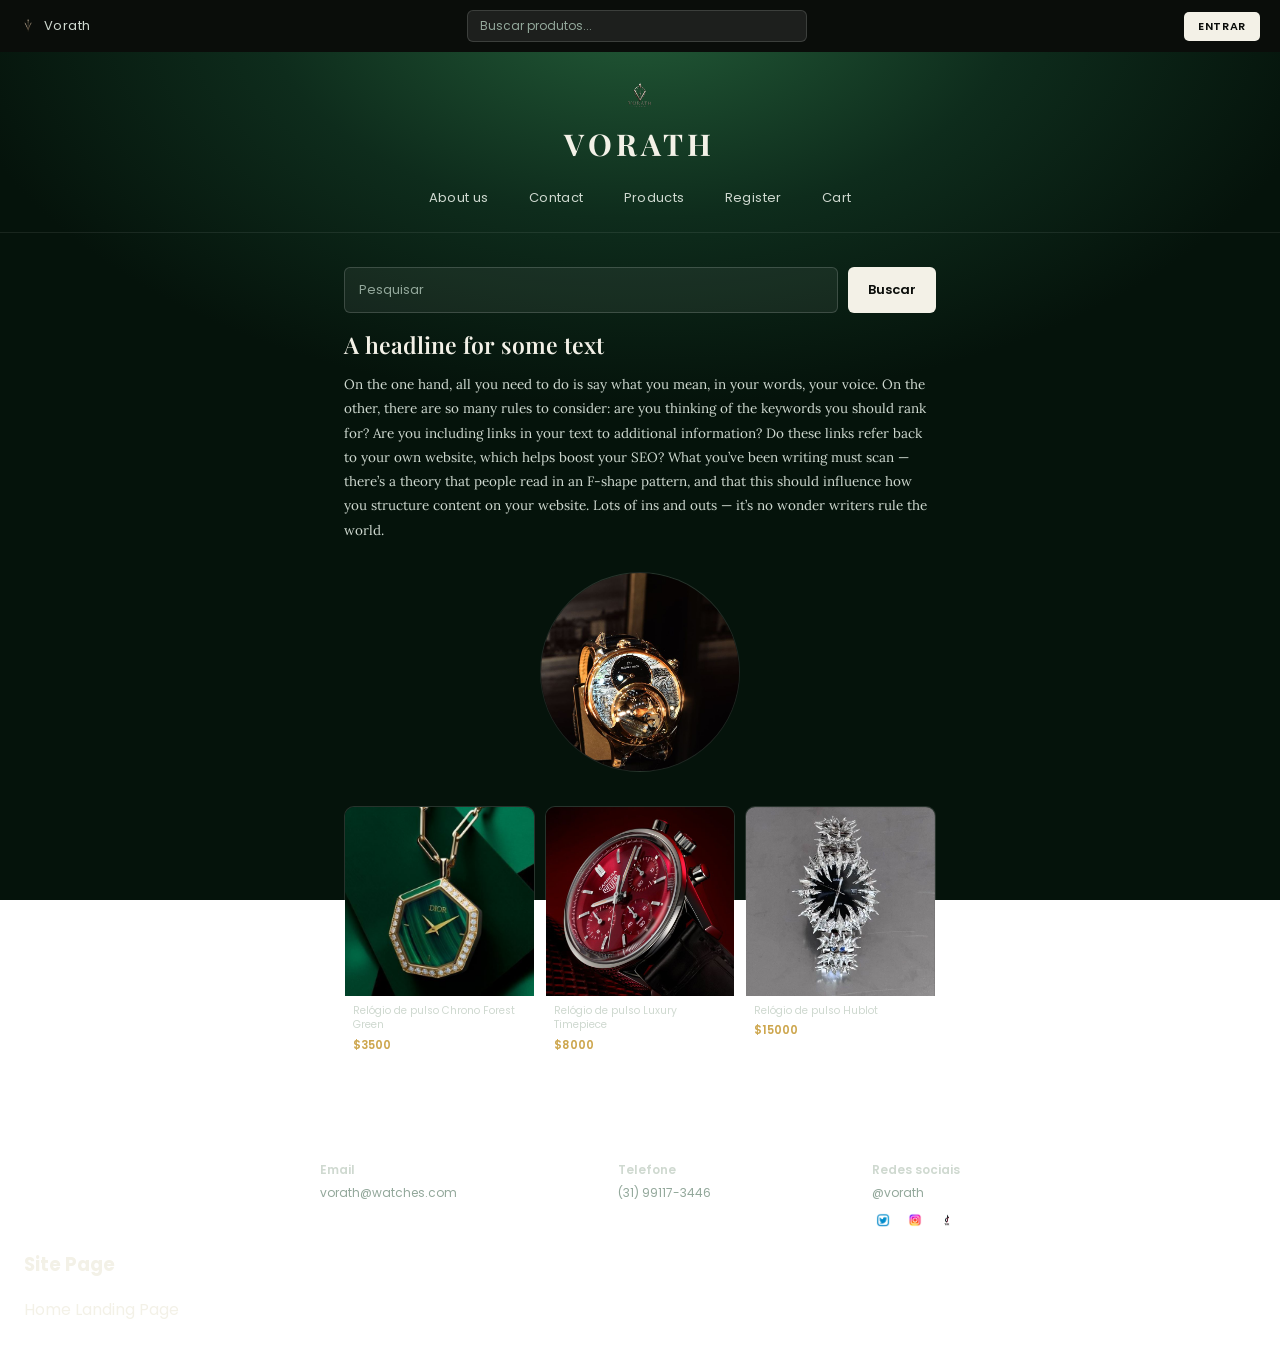
<file: index.html>
<!doctype html>
<html lang="pt-BR">
<head>
<meta charset="UTF-8">
<meta name="viewport" content="width=device-width, initial-scale=1.0">
<title>Vorath &mdash; Início</title>
<link rel="stylesheet" href="style.css">
</head>
<body>
  <div class="topbar">
    <div class="topbar__brand"><img src="identidade.png" alt="Vorath"><span>Vorath</span></div>
    <div class="topbar__search"><input type="text" placeholder="Buscar produtos..."></div>
    <button class="btn-entrar">ENTRAR</button>
  </div>

  <a class="brand" href="index.html">
    <img src="logoremove.png" alt="Vorath">
    <h1>VORATH</h1>
  </a>

  <nav class="mainnav">
      <a href="about.html">About us</a>
      <a href="contact.html">Contact</a>
      <a href="products.html">Products</a>
      <a href="register.html">Register</a>
      <a href="cart.html">Cart</a>
  </nav>

  <main>
    <div class="search-row">
      <input class="field" type="text" placeholder="Pesquisar">
      <button class="btn-buscar" type="button">Buscar</button>
    </div>

    <h2 class="hero-headline">A headline for some text</h2>
    <p class="hero-copy">On the one hand, all you need to do is say what you mean, in your words, your voice. On the other, there are so many rules to consider: are you thinking of the keywords you should rank for? Are you including links in your text to additional information? Do these links refer back to your own website, which helps boost your SEO? What you&rsquo;ve been writing must scan &mdash; there&rsquo;s a theory that people read in an F-shape pattern, and that this should influence how you structure content on your website. Lots of ins and outs &mdash; it&rsquo;s no wonder writers rule the world.</p>

    <div class="featured-frame"><img src="download (2).jfif" alt="Produto em destaque"></div>

    <div class="product-grid product-grid--3">
      <a class="product-card" href="product-detail.html">
        <div class="product-card-media"><img src="2603712280454576.jfif" alt="Relógio de pulso Chrono Forest Green" loading="lazy"></div>
        <div class="product-card-info">
          <p class="product-card-name">Relógio de pulso Chrono Forest Green</p>
          <p class="product-card-price">$3500</p>
        </div>
      </a>
      <a class="product-card" href="product-detail.html">
        <div class="product-card-media"><img src="314900198957985654.jfif" alt="Relógio de pulso Luxury Timepiece" loading="lazy"></div>
        <div class="product-card-info">
          <p class="product-card-name">Relógio de pulso Luxury Timepiece</p>
          <p class="product-card-price">$8000</p>
        </div>
      </a>
      <a class="product-card" href="product-detail.html">
        <div class="product-card-media"><img src="993465999043331136.jfif" alt="Relógio de pulso Hublot" loading="lazy"></div>
        <div class="product-card-info">
          <p class="product-card-name">Relógio de pulso Hublot</p>
          <p class="product-card-price">$15000</p>
        </div>
      </a>
    </div>
  </main>
  <footer>
    <div class="footer-grid">
      <div class="footer-col">
        <strong>Email</strong>
        vorath@watches.com
      </div>
      <div class="footer-col">
        <strong>Telefone</strong>
        (31) 99117-3446
      </div>
      <div class="footer-col">
        <strong>Redes sociais</strong>
        @vorath
        <div class="footer-social-icons">
          <a href="#"><img src="3d-twitter-logo-icon-isolated-on-transparent-background-free-png-removebg-preview.png" alt="Twitter"></a>
          <a href="#"><img src="instagram-logo-on-square-style-with-transparent-background-free-png-removebg-preview.png" alt="Instagram"></a>
          <a href="#"><img src="tiktok-removebg-preview.png" alt="TikTok"></a>
        </div>
      </div>
    </div>

    <div class="dvnav-footer">
      
      <h3 id="site-page">Site Page</h3>
     <nav class="promocional-links">
           <a href="index.html" class="nav-link-footer">Home</a>
           <a href="promocional.html" class="nav-link-footer">Landing Page</a> 

     </nav>
    </div>
    
  </footer>

</body>
</html>
</file>
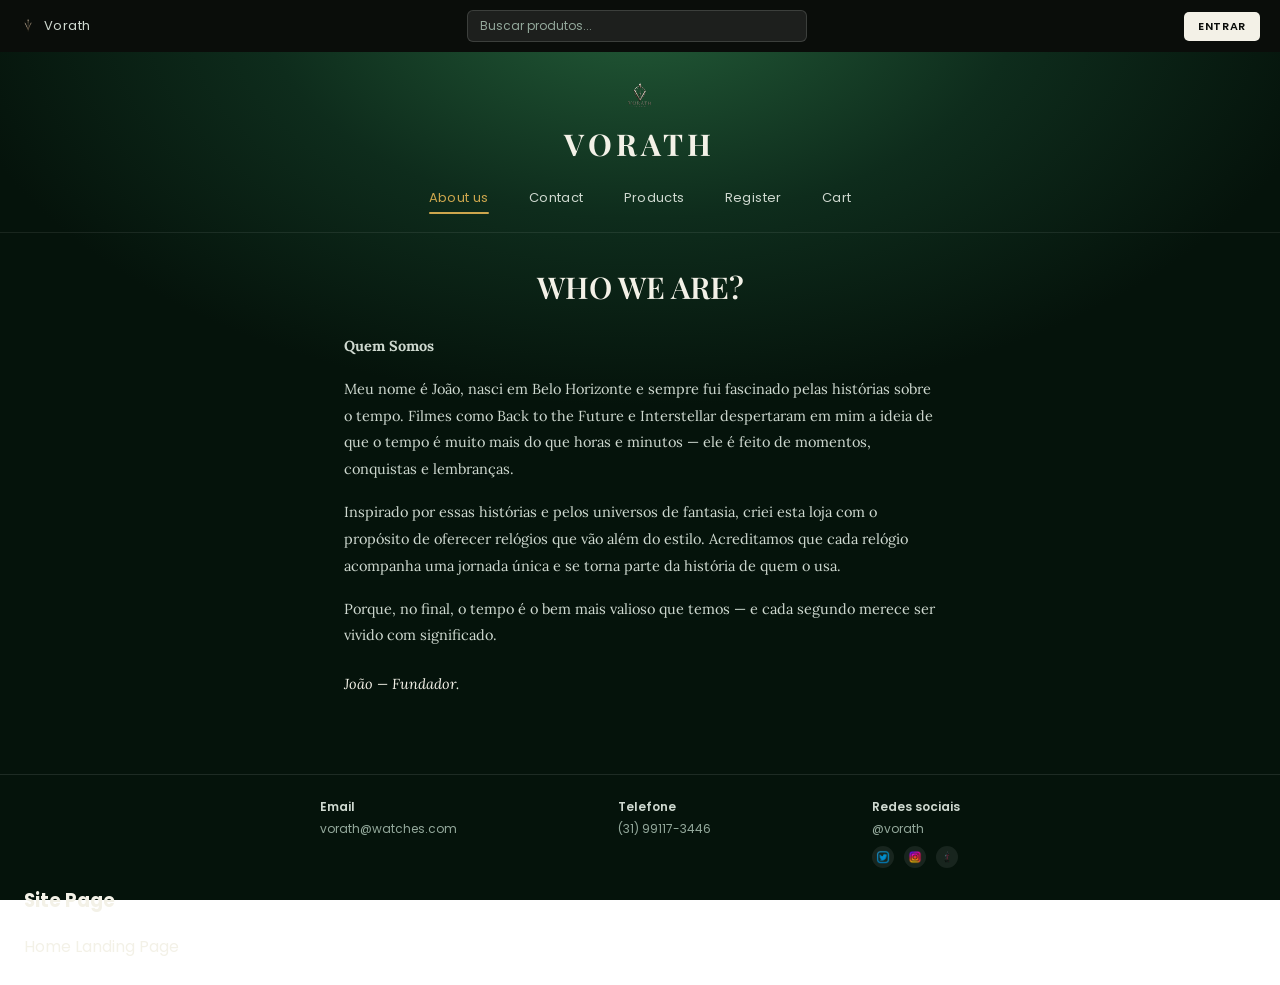
<file: about.html>
<!doctype html>
<html lang="pt-BR">
<head>
<meta charset="UTF-8">
<meta name="viewport" content="width=device-width, initial-scale=1.0">
<title>Vorath &mdash; Quem Somos</title>
<link rel="stylesheet" href="style.css">
</head>
<body>
  <div class="topbar">
    <div class="topbar__brand"><img src="identidade.png" alt="Vorath"><span>Vorath</span></div>
    <div class="topbar__search"><input type="text" placeholder="Buscar produtos..."></div>
    <button class="btn-entrar">ENTRAR</button>
  </div>

  <a class="brand" href="index.html">
    <img src="logoremove.png" alt="Vorath">
    <h1>VORATH</h1>
  </a>

  <nav class="mainnav">
      <a href="about.html" class="active">About us</a>
      <a href="contact.html">Contact</a>
      <a href="products.html">Products</a>
      <a href="register.html">Register</a>
      <a href="cart.html">Cart</a>
  </nav>

  <main>
    <h2 class="page-title">WHO WE ARE?</h2>
    <div class="about-copy">
      <p><strong>Quem Somos</strong></p>
      <p>Meu nome é João, nasci em Belo Horizonte e sempre fui fascinado pelas histórias sobre o tempo. Filmes como Back to the Future e Interstellar despertaram em mim a ideia de que o tempo é muito mais do que horas e minutos — ele é feito de momentos, conquistas e lembranças.</p>
      <p>Inspirado por essas histórias e pelos universos de fantasia, criei esta loja com o propósito de oferecer relógios que vão além do estilo. Acreditamos que cada relógio acompanha uma jornada única e se torna parte da história de quem o usa.</p>
      <p>Porque, no final, o tempo é o bem mais valioso que temos — e cada segundo merece ser vivido com significado.</p>
      <p class="signoff">João — Fundador.</p>
    </div>
  </main>
  <footer>
    <div class="footer-grid">
      <div class="footer-col">
        <strong>Email</strong>
        vorath@watches.com
      </div>
      <div class="footer-col">
        <strong>Telefone</strong>
        (31) 99117-3446
      </div>
      <div class="footer-col">
        <strong>Redes sociais</strong>
        @vorath
        <div class="footer-social-icons">
          <a href="#"><img src="3d-twitter-logo-icon-isolated-on-transparent-background-free-png-removebg-preview.png" alt="Twitter"></a>
          <a href="#"><img src="instagram-logo-on-square-style-with-transparent-background-free-png-removebg-preview.png" alt="Instagram"></a>
          <a href="#"><img src="tiktok-removebg-preview.png" alt="TikTok"></a>
        </div>
      </div>
    </div>

    <div class="dvnav-footer">
      
      <h3 id="site-page">Site Page</h3>
     <nav class="promocional-links">
           <a href="index.html" class="nav-link-footer">Home</a>
           <a href="promocional.html" class="nav-link-footer">Landing Page</a> 

     </nav>
    </div>
    
  </footer>

</body>
</html>
</file>
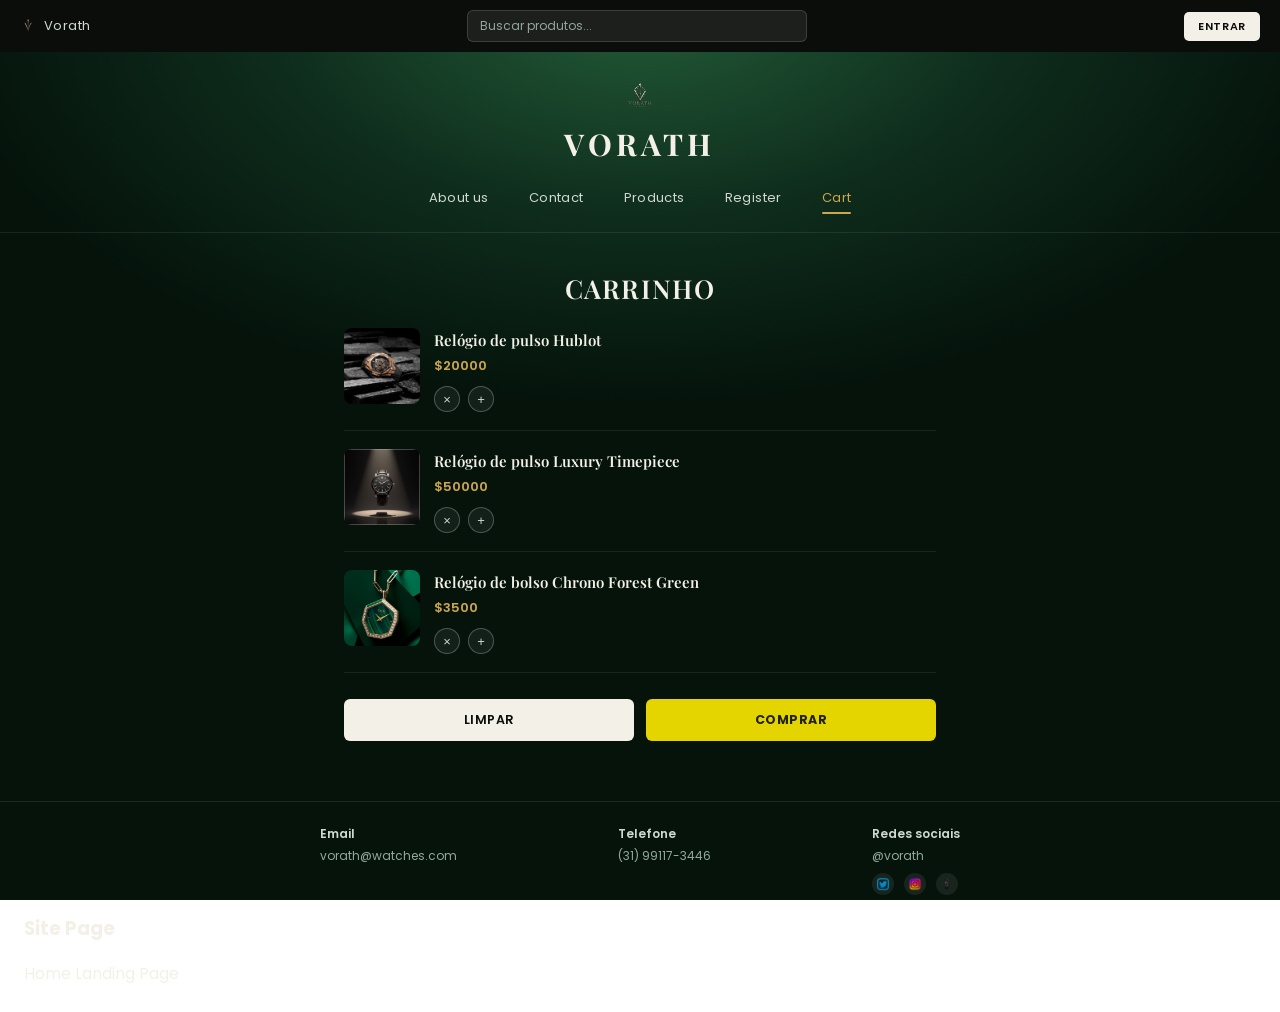
<file: cart.html>
<!doctype html>
<html lang="pt-BR">
<head>
<meta charset="UTF-8">
<meta name="viewport" content="width=device-width, initial-scale=1.0">
<title>Vorath &mdash; Carrinho</title>
<link rel="stylesheet" href="style.css">
</head>
<body>
  <div class="topbar">
    <div class="topbar__brand"><img src="identidade.png" alt="Vorath"><span>Vorath</span></div>
    <div class="topbar__search"><input type="text" placeholder="Buscar produtos..."></div>
    <button class="btn-entrar">ENTRAR</button>
  </div>

  <a class="brand" href="index.html">
    <img src="logoremove.png" alt="Vorath">
    <h1>VORATH</h1>
  </a>

  <nav class="mainnav">
      <a href="about.html">About us</a>
      <a href="contact.html">Contact</a>
      <a href="products.html">Products</a>
      <a href="register.html">Register</a>
      <a href="cart.html" class="active">Cart</a>
  </nav>

  <main>
    <h2 class="section-title">CARRINHO</h2>
    <div class="cart-list">
      <div class="cart-item">
        <div class="cart-item-thumb"><img src="Hublot.jfif" alt="Relógio de pulso Hublot" loading="lazy"></div>
        <div class="cart-item-info">
          <p class="cart-item-name">Relógio de pulso Hublot</p>
          <p class="cart-item-price">$20000</p>
          <div class="cart-item-actions">
            <button class="qty-btn remove" type="button" aria-label="Remover">&times;</button>
            <button class="qty-btn add" type="button" aria-label="Adicionar">+</button>
          </div>
        </div>
      </div>
      <div class="cart-item">
        <div class="cart-item-thumb"><img src="Luxury Timepiece - Unlock Elegance_ Luxury Watch Guide.jfif" alt="Relógio de pulso Luxury Timepiece" loading="lazy"></div>
        <div class="cart-item-info">
          <p class="cart-item-name">Relógio de pulso Luxury Timepiece</p>
          <p class="cart-item-price">$50000</p>
          <div class="cart-item-actions">
            <button class="qty-btn remove" type="button" aria-label="Remover">&times;</button>
            <button class="qty-btn add" type="button" aria-label="Adicionar">+</button>
          </div>
        </div>
      </div>
      <div class="cart-item">
        <div class="cart-item-thumb"><img src="2603712280454576.jfif" alt="Relógio de bolso Chrono Forest Green" loading="lazy"></div>
        <div class="cart-item-info">
          <p class="cart-item-name">Relógio de bolso Chrono Forest Green</p>
          <p class="cart-item-price">$3500</p>
          <div class="cart-item-actions">
            <button class="qty-btn remove" type="button" aria-label="Remover">&times;</button>
            <button class="qty-btn add" type="button" aria-label="Adicionar">+</button>
          </div>
        </div>
      </div>
    </div>
    <div class="cart-footer-actions">
      <button class="btn-limpar" type="button">LIMPAR</button>
      <button class="btn-comprar" type="button">COMPRAR</button>
    </div>
  </main>
   <footer>
    <div class="footer-grid">
      <div class="footer-col">
        <strong>Email</strong>
        vorath@watches.com
      </div>
      <div class="footer-col">
        <strong>Telefone</strong>
        (31) 99117-3446
      </div>
      <div class="footer-col">
        <strong>Redes sociais</strong>
        @vorath
        <div class="footer-social-icons">
          <a href="#"><img src="3d-twitter-logo-icon-isolated-on-transparent-background-free-png-removebg-preview.png" alt="Twitter"></a>
          <a href="#"><img src="instagram-logo-on-square-style-with-transparent-background-free-png-removebg-preview.png" alt="Instagram"></a>
          <a href="#"><img src="tiktok-removebg-preview.png" alt="TikTok"></a>
        </div>
      </div>
    </div>

    <div class="dvnav-footer">
      
      <h3 id="site-page">Site Page</h3>
     <nav class="promocional-links">
           <a href="index.html" class="nav-link-footer">Home</a>
           <a href="promocional.html" class="nav-link-footer">Landing Page</a> 

     </nav>
    </div>
    
  </footer>

</body>
</html>
</file>
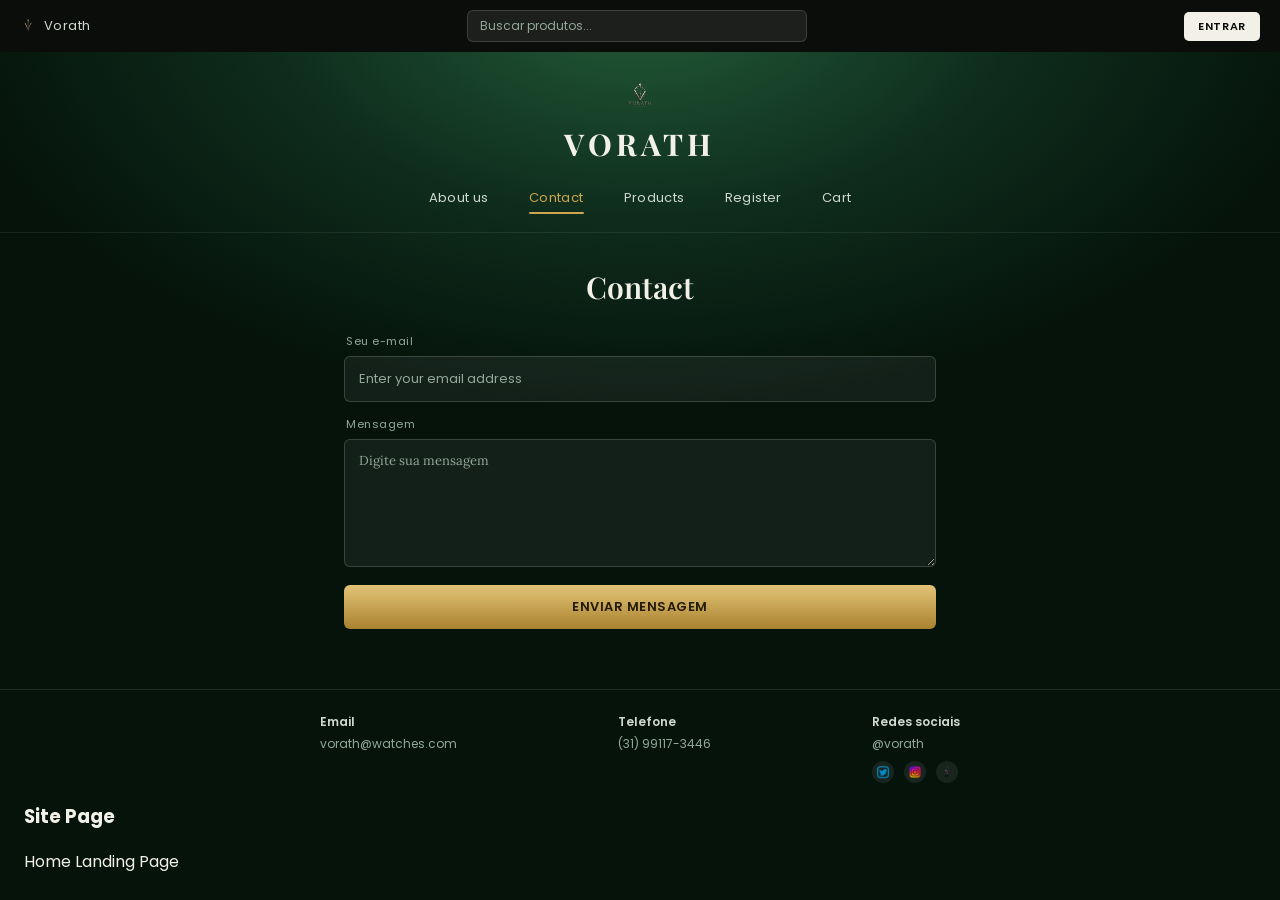
<file: contact.html>
<!doctype html>
<html lang="pt-BR">
<head>
<meta charset="UTF-8">
<meta name="viewport" content="width=device-width, initial-scale=1.0">
<title>Vorath &mdash; Contact</title>
<link rel="stylesheet" href="style.css">
</head>
<body>
  <div class="topbar">
    <div class="topbar__brand"><img src="identidade.png" alt="Vorath"><span>Vorath</span></div>
    <div class="topbar__search"><input type="text" placeholder="Buscar produtos..."></div>
    <button class="btn-entrar">ENTRAR</button>
  </div>

  <a class="brand" href="index.html">
    <img src="logoremove.png" alt="Vorath">
    <h1>VORATH</h1>
  </a>

  <nav class="mainnav">
      <a href="about.html">About us</a>
      <a href="contact.html" class="active">Contact</a>
      <a href="products.html">Products</a>
      <a href="register.html">Register</a>
      <a href="cart.html">Cart</a>
  </nav>

  <main>
    <h2 class="page-title">Contact</h2>
    <label class="field-label">Seu e-mail</label>
    <input class="field" type="email" placeholder="Enter your email address">
    <label class="field-label">Mensagem</label>
    <textarea class="field" placeholder="Digite sua mensagem" rows="6"></textarea>
    <button class="btn btn-gold" type="button">ENVIAR MENSAGEM</button>
  </main>
   <footer>
    <div class="footer-grid">
      <div class="footer-col">
        <strong>Email</strong>
        vorath@watches.com
      </div>
      <div class="footer-col">
        <strong>Telefone</strong>
        (31) 99117-3446
      </div>
      <div class="footer-col">
        <strong>Redes sociais</strong>
        @vorath
        <div class="footer-social-icons">
          <a href="#"><img src="3d-twitter-logo-icon-isolated-on-transparent-background-free-png-removebg-preview.png" alt="Twitter"></a>
          <a href="#"><img src="instagram-logo-on-square-style-with-transparent-background-free-png-removebg-preview.png" alt="Instagram"></a>
          <a href="#"><img src="tiktok-removebg-preview.png" alt="TikTok"></a>
        </div>
      </div>
    </div>

    <div class="dvnav-footer">
      
      <h3 id="site-page">Site Page</h3>
     <nav class="promocional-links">
           <a href="index.html" class="nav-link-footer">Home</a>
           <a href="promocional.html" class="nav-link-footer">Landing Page</a> 

     </nav>
    </div>
    
  </footer>

</body>
</html>
</file>
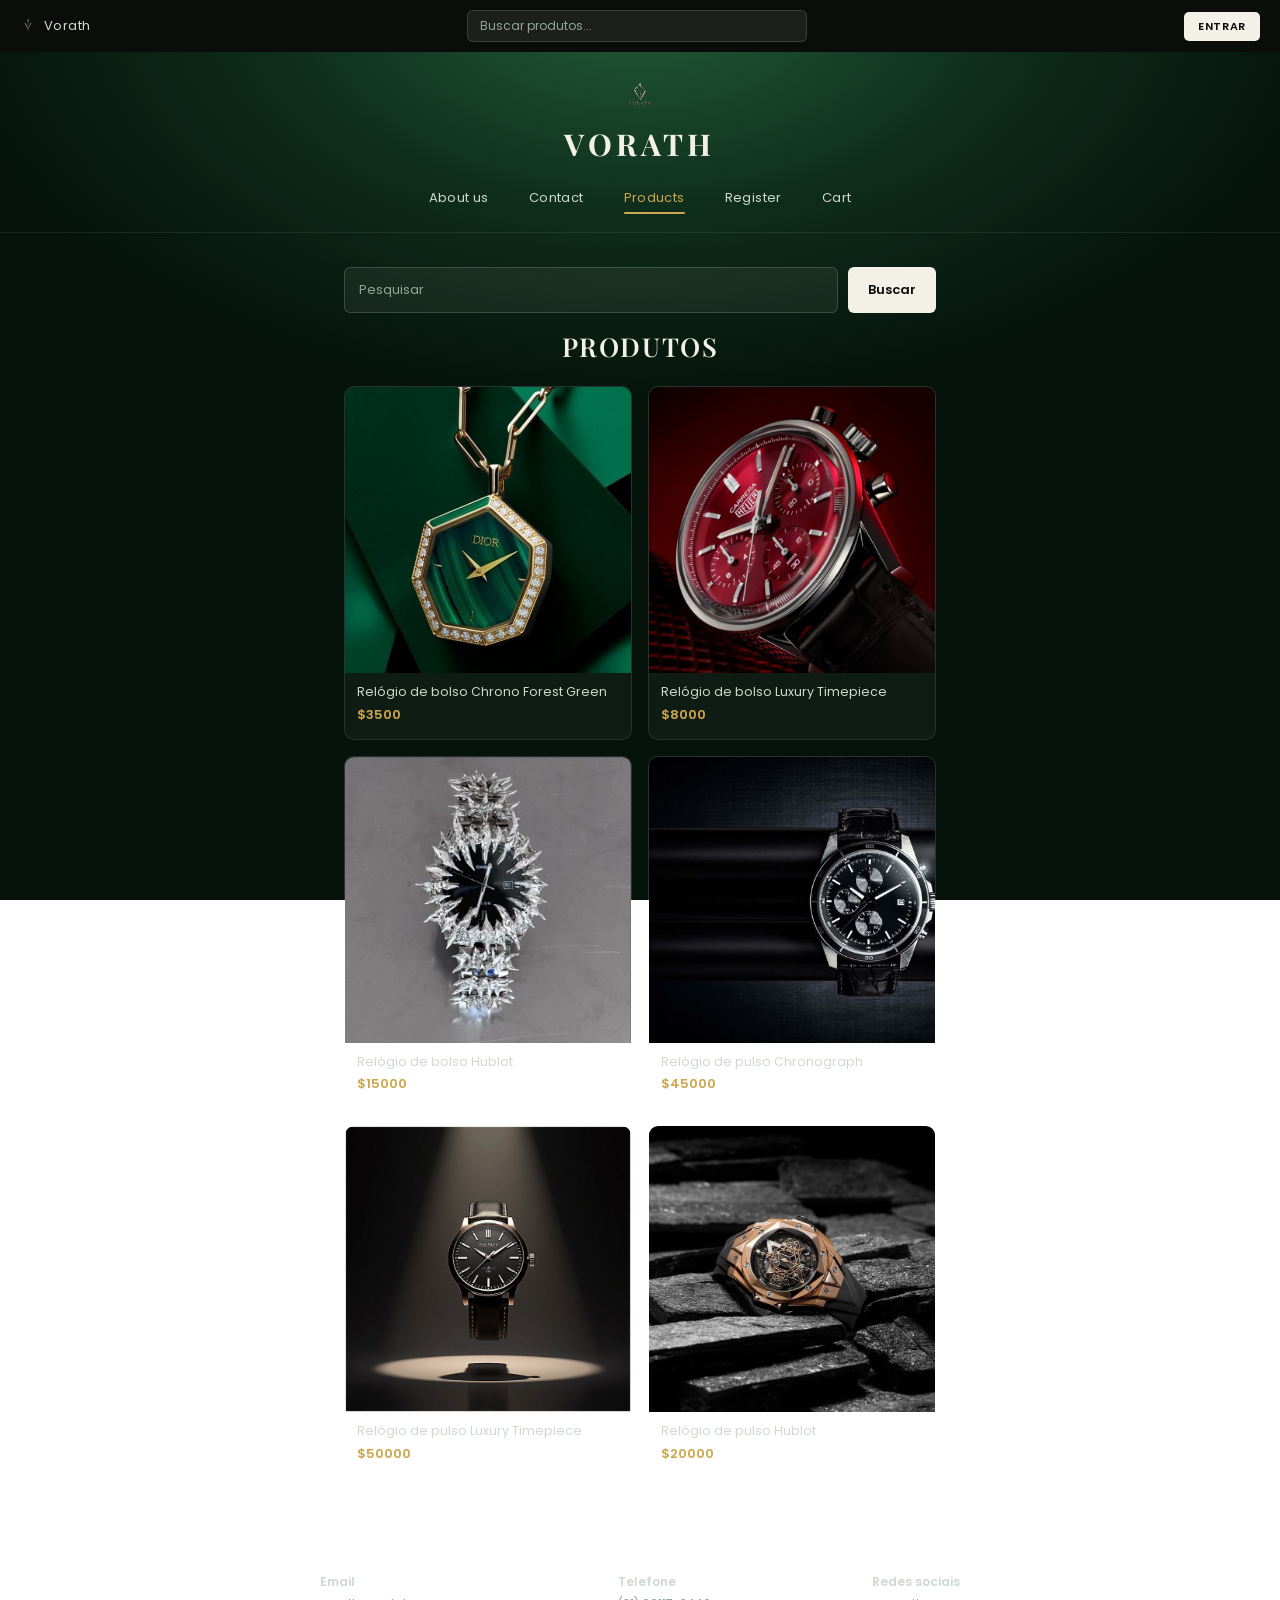
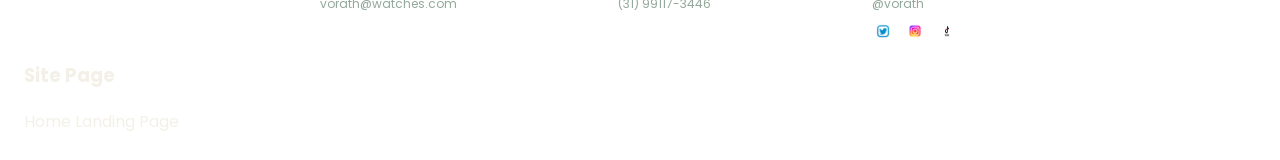
<file: products.html>
<!doctype html>
<html lang="pt-BR">
<head>
<meta charset="UTF-8">
<meta name="viewport" content="width=device-width, initial-scale=1.0">
<title>Vorath &mdash; Produtos</title>
<link rel="stylesheet" href="style.css">
</head>
<body>
  <div class="topbar">
    <div class="topbar__brand"><img src="identidade.png" alt="Vorath"><span>Vorath</span></div>
    <div class="topbar__search"><input type="text" placeholder="Buscar produtos..."></div>
    <button class="btn-entrar">ENTRAR</button>
  </div>

  <a class="brand" href="index.html">
    <img src="logoremove.png" alt="Vorath">
    <h1>VORATH</h1>
  </a>

  <nav class="mainnav">
      <a href="about.html">About us</a>
      <a href="contact.html">Contact</a>
      <a href="products.html" class="active">Products</a>
      <a href="register.html">Register</a>
      <a href="cart.html">Cart</a>
  </nav>

  <main>
    <div class="search-row">
      <input class="field" type="text" placeholder="Pesquisar">
      <button class="btn-buscar" type="button">Buscar</button>
    </div>
    <h2 class="section-title">PRODUTOS</h2>
    <div class="product-grid">
      <a class="product-card" href="product-detail.html">
        <div class="product-card-media"><img src="2603712280454576.jfif" alt="Relógio de bolso Chrono Forest Green" loading="lazy"></div>
        <div class="product-card-info">
          <p class="product-card-name">Relógio de bolso Chrono Forest Green</p>
          <p class="product-card-price">$3500</p>
        </div>
      </a>
      <a class="product-card" href="product-detail.html">
        <div class="product-card-media"><img src="314900198957985654.jfif" alt="Relógio de bolso Luxury Timepiece" loading="lazy"></div>
        <div class="product-card-info">
          <p class="product-card-name">Relógio de bolso Luxury Timepiece</p>
          <p class="product-card-price">$8000</p>
        </div>
      </a>
      <a class="product-card" href="product-detail.html">
        <div class="product-card-media"><img src="993465999043331136.jfif" alt="Relógio de bolso Hublot" loading="lazy"></div>
        <div class="product-card-info">
          <p class="product-card-name">Relógio de bolso Hublot</p>
          <p class="product-card-price">$15000</p>
        </div>
      </a>
      <a class="product-card" href="product-detail.html">
        <div class="product-card-media"><img src="10 Of The Best Chronograph Watches 2021.jfif" alt="Relógio de pulso Chrono Forest Green" loading="lazy"></div>
        <div class="product-card-info">
          <p class="product-card-name">Relógio de pulso Chronograph</p>
          <p class="product-card-price">$45000</p>
        </div>
      </a>
      <a class="product-card" href="product-detail.html">
        <div class="product-card-media"><img src="Luxury Timepiece - Unlock Elegance_ Luxury Watch Guide.jfif" alt="Relógio de pulso Luxury Timepiece" loading="lazy"></div>
        <div class="product-card-info">
          <p class="product-card-name">Relógio de pulso Luxury Timepiece</p>
          <p class="product-card-price">$50000</p>
        </div>
      </a>
      <a class="product-card" href="product-detail.html">
        <div class="product-card-media"><img src="Hublot.jfif" alt="Relógio de pulso Hublot" loading="lazy"></div>
        <div class="product-card-info">
          <p class="product-card-name">Relógio de pulso Hublot</p>
          <p class="product-card-price">$20000</p>
        </div>
      </a>
    </div>
  </main>
  <footer>
    <div class="footer-grid">
      <div class="footer-col">
        <strong>Email</strong>
        vorath@watches.com
      </div>
      <div class="footer-col">
        <strong>Telefone</strong>
        (31) 99117-3446
      </div>
      <div class="footer-col">
        <strong>Redes sociais</strong>
        @vorath
        <div class="footer-social-icons">
          <a href="#"><img src="3d-twitter-logo-icon-isolated-on-transparent-background-free-png-removebg-preview.png" alt="Twitter"></a>
          <a href="#"><img src="instagram-logo-on-square-style-with-transparent-background-free-png-removebg-preview.png" alt="Instagram"></a>
          <a href="#"><img src="tiktok-removebg-preview.png" alt="TikTok"></a>
        </div>
      </div>
    </div>

    <div class="dvnav-footer">
      
      <h3 id="site-page">Site Page</h3>
     <nav class="promocional-links">
           <a href="index.html" class="nav-link-footer">Home</a>
           <a href="promocional.html" class="nav-link-footer">Landing Page</a> 

     </nav>
    </div>
    
  </footer>

</body>
</html>
</file>
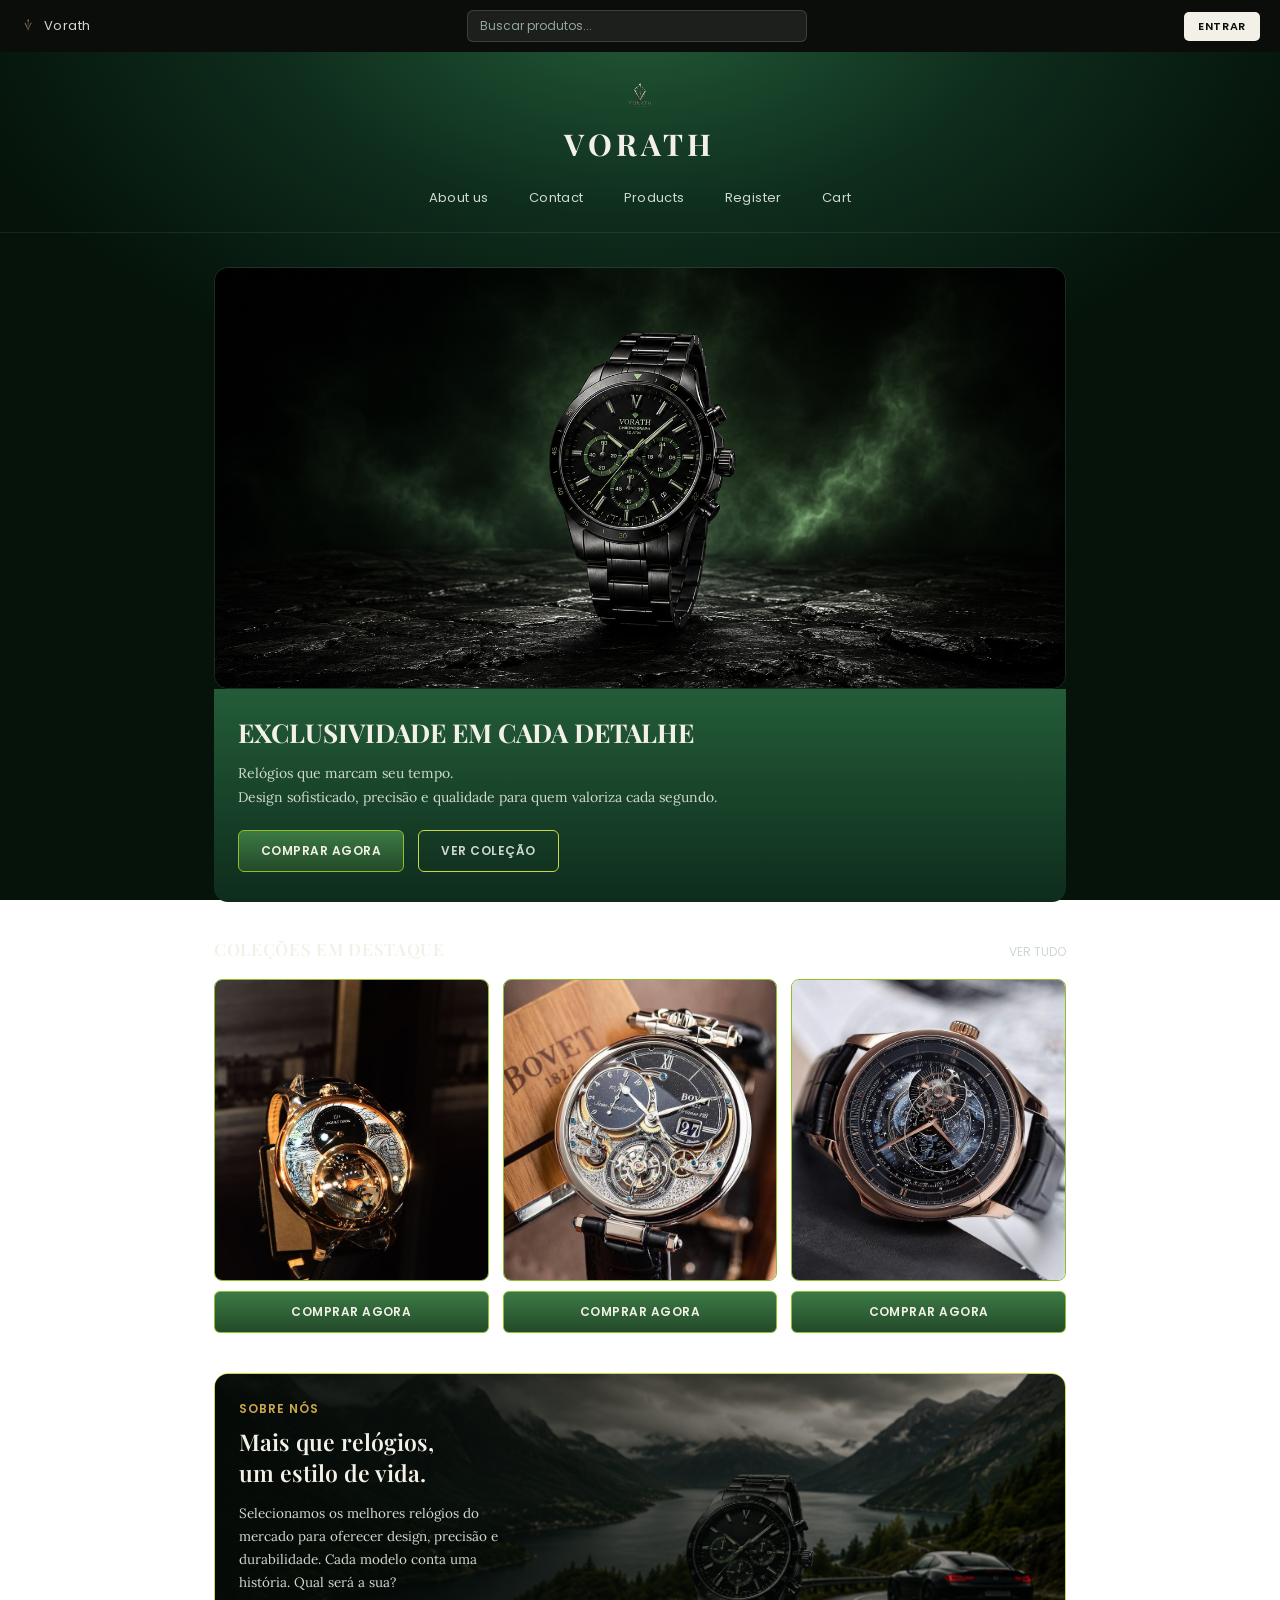
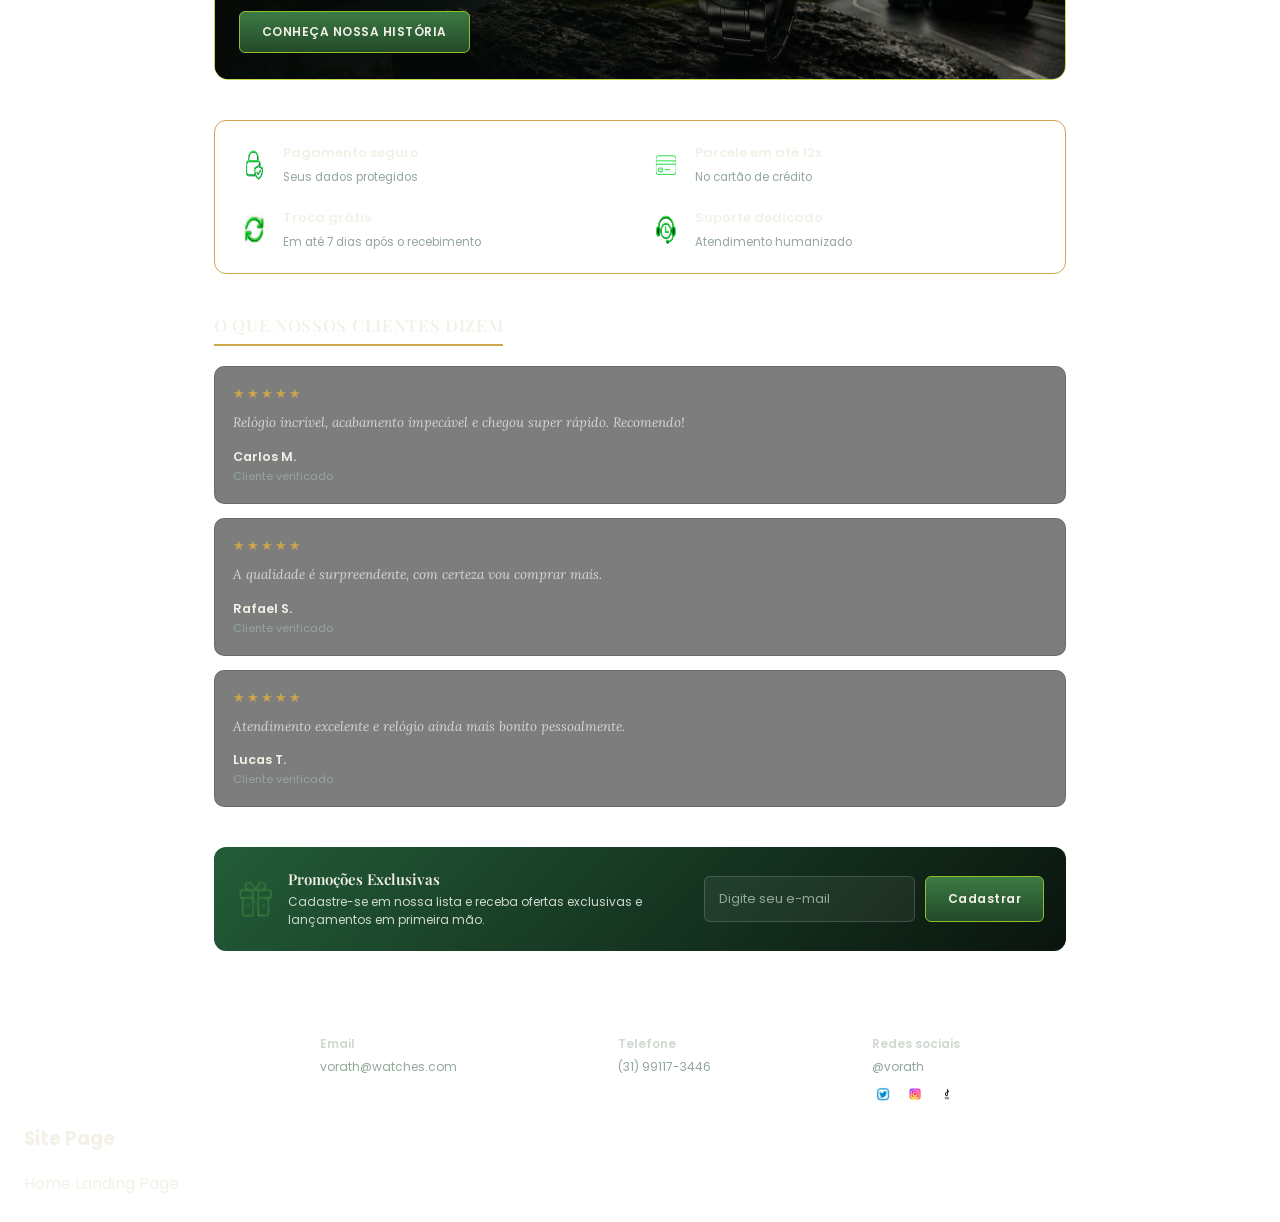
<file: promocional.html>
<!doctype html>
<html lang="pt-BR">
<head>
<meta charset="UTF-8">
<meta name="viewport" content="width=device-width, initial-scale=1.0">
<title>Vorath &mdash; Exclusividade em cada detalhe</title>
<link rel="stylesheet" href="style.css">
</head>
<body>
  <div class="topbar">
    <div class="topbar__brand"><img src="identidade.png" alt="Vorath"><span>Vorath</span></div>
    <div class="topbar__search"><input type="text" placeholder="Buscar produtos..."></div>
    <button class="btn-entrar">ENTRAR</button>
  </div>

  <a class="brand" href="index.html">
    <img src="logoremove.png" alt="Vorath">
    <h1>VORATH</h1>
  </a>

  <nav class="mainnav">
      <a href="about.html">About us</a>
      <a href="contact.html">Contact</a>
      <a href="products.html">Products</a>
      <a href="register.html">Register</a>
      <a href="cart.html">Cart</a>
  </nav>

  <main class="main--wide">

    <section class="hero-banner">
      <img src="relogio1landingpage.png" alt="Relógio Vorath em destaque">
    </section>

    <section class="promo-band">
      <h2 class="promo-title">EXCLUSIVIDADE EM CADA DETALHE</h2>
      <p class="promo-copy">Relógios que marcam seu tempo.<br>Design sofisticado, precisão e qualidade para quem valoriza cada segundo.</p>
      <div class="promo-actions">
        <a class="btn-pill btn-pill--solid" href="products.html">COMPRAR AGORA</a>
        <a class="btn-pill btn-pill--outline" href="products.html">VER COLEÇÃO</a>
      </div>
    </section>

    <section class="section-block">
      <div class="section-header">
        <h3 class="section-heading">COLEÇÕES EM DESTAQUE</h3>
        <a class="section-link" href="products.html">VER TUDO</a>
      </div>

      <div class="featured-grid">
        <div class="featured-card">
          <div class="featured-card-media"><img src="relogioanuncio3.jfif" alt="Relógio em destaque 1"></div>
          <a class="btn-pill btn-pill--solid btn-pill--block" href="product-detail.html">COMPRAR AGORA</a>
        </div>
        <div class="featured-card">
          <div class="featured-card-media"><img src="relogioanuncio2.jfif" alt="Relógio em destaque 2"></div>
          <a class="btn-pill btn-pill--solid btn-pill--block" href="product-detail.html">COMPRAR AGORA</a>
        </div>
        <div class="featured-card">
          <div class="featured-card-media"><img src="relogio3.jfif" alt="Relógio em destaque 3"></div>
          <a class="btn-pill btn-pill--solid btn-pill--block" href="product-detail.html">COMPRAR AGORA</a>
        </div>
      </div>
    </section>

    <section class="about-banner">
      <img class="about-banner-media" src="relogio2landingpage.png" alt="Sobre a Vorath">
      <div class="about-banner-content">
        <span class="eyebrow">SOBRE NÓS</span>
        <h3 class="about-banner-title">Mais que relógios,<br>um estilo de vida.</h3>
        <p class="about-banner-copy">Selecionamos os melhores relógios do mercado para oferecer design, precisão e durabilidade. Cada modelo conta uma história. Qual será a sua?</p>
        <a class="btn-pill btn-pill--solid" href="about.html">CONHEÇA NOSSA HISTÓRIA</a>
      </div>
    </section>

    <section class="benefits-box">
      <div class="benefit">
        <img src="seguranca.png" alt="">
        <div>
          <strong>Pagamento seguro</strong>
          <span>Seus dados protegidos</span>
        </div>
      </div>
      <div class="benefit">
        <img src="cartao.png" alt="">
        <div>
          <strong>Parcele em até 12x</strong>
          <span>No cartão de crédito</span>
        </div>
      </div>
      <div class="benefit">
        <img src="troca.png" alt="">
        <div>
          <strong>Troca grátis</strong>
          <span>Em até 7 dias após o recebimento</span>
        </div>
      </div>
      <div class="benefit">
        <img src="atendimento.png" alt="">
        <div>
          <strong>Suporte dedicado</strong>
          <span>Atendimento humanizado</span>
        </div>
      </div>
    </section>

    <section class="section-block">
      <h3 class="section-heading section-heading--underline">O QUE NOSSOS CLIENTES DIZEM</h3>

      <div class="testimonial-grid">
        <div class="testimonial-card">
          <div class="stars">&starf;&starf;&starf;&starf;&starf;</div>
          <p class="testimonial-quote">Relógio incrível, acabamento impecável e chegou super rápido. Recomendo!</p>
          <p class="testimonial-author">Carlos M.<span>Cliente verificado</span></p>
        </div>
        <div class="testimonial-card">
          <div class="stars">&starf;&starf;&starf;&starf;&starf;</div>
          <p class="testimonial-quote">A qualidade é surpreendente, com certeza vou comprar mais.</p>
          <p class="testimonial-author">Rafael S.<span>Cliente verificado</span></p>
        </div>
        <div class="testimonial-card">
          <div class="stars">&starf;&starf;&starf;&starf;&starf;</div>
          <p class="testimonial-quote">Atendimento excelente e relógio ainda mais bonito pessoalmente.</p>
          <p class="testimonial-author">Lucas T.<span>Cliente verificado</span></p>
        </div>
      </div>
    </section>

    <section class="newsletter-band">
      <div class="newsletter-info">
        <img src="gift_transparent.png" alt="">
        <div>
          <h4>Promoções Exclusivas</h4>
          <p>Cadastre-se em nossa lista e receba ofertas exclusivas e lançamentos em primeira mão.</p>
        </div>
      </div>
      <div class="newsletter-form">
        <input class="field" type="email" placeholder="Digite seu e-mail">
        <button class="btn-pill btn-pill--solid" type="button">Cadastrar</button>
      </div>
    </section>

  </main>

  <footer>
    <div class="footer-grid">
      <div class="footer-col">
        <strong>Email</strong>
        vorath@watches.com
      </div>
      <div class="footer-col">
        <strong>Telefone</strong>
        (31) 99117-3446
      </div>
      <div class="footer-col">
        <strong>Redes sociais</strong>
        @vorath
        <div class="footer-social-icons">
          <a href="#"><img src="3d-twitter-logo-icon-isolated-on-transparent-background-free-png-removebg-preview.png" alt="Twitter"></a>
          <a href="#"><img src="instagram-logo-on-square-style-with-transparent-background-free-png-removebg-preview.png" alt="Instagram"></a>
          <a href="#"><img src="tiktok-removebg-preview.png" alt="TikTok"></a>
        </div>
      </div>
    </div>

    <div class="dvnav-footer">
      
      <h3 id="site-page">Site Page</h3>
     <nav class="promocional-links">
           <a href="index.html" class="nav-link-footer">Home</a>
           <a href="promocional.html" class="nav-link-footer">Landing Page</a> 

     </nav>
    </div>
    
  </footer>

</body>
</html>
</file>
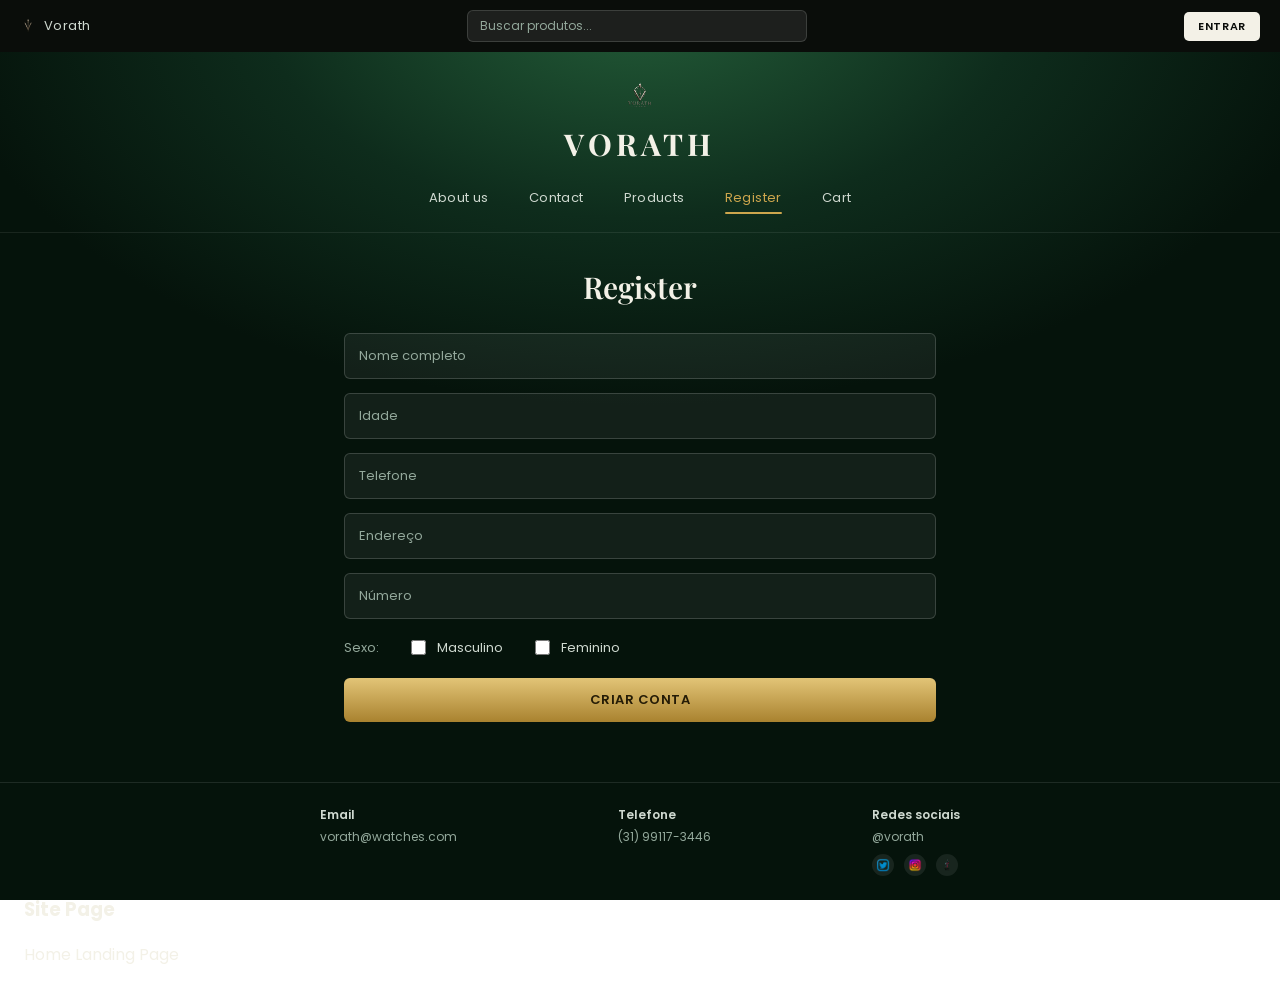
<file: register.html>
<!doctype html>
<html lang="pt-BR">
<head>
<meta charset="UTF-8">
<meta name="viewport" content="width=device-width, initial-scale=1.0">
<title>Vorath &mdash; Register</title>
<link rel="stylesheet" href="style.css">
</head>
<body>
  <div class="topbar">
    <div class="topbar__brand"><img src="identidade.png" alt="Vorath"><span>Vorath</span></div>
    <div class="topbar__search"><input type="text" placeholder="Buscar produtos..."></div>
    <button class="btn-entrar">ENTRAR</button>
  </div>

  <a class="brand" href="index.html">
    <img src="logoremove.png" alt="Vorath">
    <h1>VORATH</h1>
  </a>

  <nav class="mainnav">
      <a href="about.html">About us</a>
      <a href="contact.html">Contact</a>
      <a href="products.html">Products</a>
      <a href="register.html" class="active">Register</a>
      <a href="cart.html">Cart</a>
  </nav>

  <main>
    <h2 class="page-title">Register</h2>
    <input class="field" type="text" placeholder="Nome completo">
    <input class="field" type="number" placeholder="Idade">
    <input class="field" type="tel" placeholder="Telefone">
    <input class="field" type="text" placeholder="Endereço">
    <input class="field" type="text" placeholder="Número">
    <div class="radio-row">
      <span style="color:var(--ink-mute); font-size:13px;">Sexo:</span>
      <label><input type="checkbox" name="sexo" value="masculino"> Masculino</label>
      <label><input type="checkbox" name="sexo" value="feminino"> Feminino</label>
    </div>
    <button class="btn btn-gold" type="button">CRIAR CONTA</button>
  </main>
   <footer>
    <div class="footer-grid">
      <div class="footer-col">
        <strong>Email</strong>
        vorath@watches.com
      </div>
      <div class="footer-col">
        <strong>Telefone</strong>
        (31) 99117-3446
      </div>
      <div class="footer-col">
        <strong>Redes sociais</strong>
        @vorath
        <div class="footer-social-icons">
          <a href="#"><img src="3d-twitter-logo-icon-isolated-on-transparent-background-free-png-removebg-preview.png" alt="Twitter"></a>
          <a href="#"><img src="instagram-logo-on-square-style-with-transparent-background-free-png-removebg-preview.png" alt="Instagram"></a>
          <a href="#"><img src="tiktok-removebg-preview.png" alt="TikTok"></a>
        </div>
      </div>
    </div>

    <div class="dvnav-footer">
      
      <h3 id="site-page">Site Page</h3>
     <nav class="promocional-links">
           <a href="index.html" class="nav-link-footer">Home</a>
           <a href="promocional.html" class="nav-link-footer">Landing Page</a> 

     </nav>
    </div>
    
  </footer>

</body>
</html>
</file>
<file: style.css>
@import url('https://fonts.googleapis.com/css2?family=Playfair+Display:wght@500;600;700;800&family=Lora:ital,wght@0,400;0,500;1,400&family=Poppins:wght@400;500;600&display=swap');

:root{
  --bg-deep: #05130b;
  --bg-mid: #0e2c1c;
  --bg-glow: #235c38;
  --topbar: #0a0d0a;
  --panel: rgba(255,255,255,0.05);
  --panel-border: rgba(255,255,255,0.14);
  --gold: #cda64d;
  --gold-dark: #a9822f;
  --ink: #f3f1e7;
  --ink-dim: #cfd9d0;
  --ink-mute: #93a89b;
  --font-display: 'Playfair Display', serif;
  --font-body: 'Lora', serif;
  --font-ui: 'Poppins', sans-serif;
}

*{ box-sizing: border-box; }

html, body{
  margin:0;
  padding:0;
  min-height:100%;
}

body{
  font-family: var(--font-body);
  color: var(--ink);
  background:
    radial-gradient(ellipse 900px 520px at 50% 0%, var(--bg-glow) 0%, var(--bg-mid) 42%, var(--bg-deep) 78%);
  background-attachment: fixed;
  display:flex;
  flex-direction: column;
  min-height:100vh;
}

a{ color:inherit; text-decoration:none; }

/* ---------- Top utility bar ---------- */
.topbar{
  background: var(--topbar);
  padding: 10px 20px;
  display:flex;
  align-items:center;
  gap:14px;
}

.topbar__brand{
  display:flex;
  align-items:center;
  gap:8px;
  font-family: var(--font-ui);
  font-size: 13px;
  letter-spacing:.03em;
  color: var(--ink-dim);
  white-space:nowrap;
}

.topbar__brand img{ width:16px; height:16px; flex-shrink:0; display:block; }

.topbar__search{
  flex:1;
  display:flex;
  justify-content:center;
}

.topbar__search input{
  width:100%;
  max-width:340px;
  background: rgba(255,255,255,0.08);
  border:1px solid rgba(255,255,255,0.14);
  border-radius:6px;
  padding:6px 12px;
  color: var(--ink);
  font-family: var(--font-ui);
  font-size:12px;
}

.topbar__search input::placeholder{ color: var(--ink-mute); }

.btn-entrar{
  background: var(--ink);
  color:#0a0d0a;
  border-radius:5px;
  padding:6px 14px;
  font-family: var(--font-ui);
  font-size:11px;
  font-weight:600;
  letter-spacing:.06em;
  border:none;
  cursor:pointer;
  white-space:nowrap;
}

/* ---------- Brand / hero section ---------- */
.brand{
  text-align:center;
  padding: 26px 20px 14px;
}

.brand img{
  width:36px;
  height:36px;
  margin-bottom:6px;
  display:inline-block;
}

.brand h1{
  font-family: var(--font-display);
  font-weight: 700;
  font-size: clamp(22px, 4vw, 30px);
  letter-spacing:.14em;
  margin:0;
  color: var(--ink);
}

/* ---------- Main nav ---------- */
.mainnav{
  display:flex;
  justify-content:center;
  gap:clamp(14px, 4vw, 40px);
  flex-wrap:wrap;
  padding: 10px 16px 20px;
  border-bottom:1px solid rgba(255,255,255,0.08);
  font-family: var(--font-ui);
  font-size:13px;
  letter-spacing:.03em;
  color: var(--ink-dim);
}

.mainnav a{
  position:relative;
  padding-bottom:4px;
  transition: color .2s ease;
}

.mainnav a:hover{ color: var(--gold); }

.mainnav a.active{ color: var(--gold); }

.mainnav a.active::after{
  content:"";
  position:absolute;
  left:0; right:0; bottom:-2px;
  height:2px;
  background: var(--gold);
  border-radius:2px;
}

/* ---------- Page content wrapper ---------- */
main{
  flex:1;
  width:100%;
  max-width:640px;
  margin:0 auto;
  padding: 34px 24px 60px;
}

.page-title{
  font-family: var(--font-display);
  text-align:center;
  font-weight:600;
  font-size: clamp(24px, 5vw, 30px);
  margin: 0 0 26px;
  color: var(--ink);
}

/* ---------- Footer ---------- */
footer{
  border-top:1px solid rgba(255,255,255,0.1);
  padding: 22px 24px 26px;
  font-family: var(--font-ui);
}

.footer-grid{
  max-width:640px;
  margin:0 auto;
  display:flex;
  justify-content:space-between;
  gap:16px;
  flex-wrap:wrap;
}

.footer-col{
  font-size:12px;
  color: var(--ink-mute);
  line-height:1.7;
}

.footer-col strong{
  display:block;
  color: var(--ink-dim);
  font-weight:600;
  margin-bottom:2px;
}

.footer-social-icons{
  display:flex;
  gap:10px;
  margin-top:6px;
}

.footer-social-icons a{
  width:22px; height:22px;
  border-radius:50%;
  display:flex; align-items:center; justify-content:center;
  background: rgba(255,255,255,0.08);
  color: var(--ink-dim);
}

.footer-social-icons img{ width:14px; height:14px; display:block; }

/* ---------- Buttons (shared) ---------- */
.btn{
  font-family: var(--font-ui);
  font-size:13px;
  font-weight:600;
  letter-spacing:.04em;
  border-radius:6px;
  padding:12px 20px;
  border:none;
  cursor:pointer;
  width:100%;
  text-align:center;
  transition: transform .15s ease, filter .15s ease;
}

.btn:hover{ filter:brightness(1.08); transform: translateY(-1px); }

.btn-gold{
  background: linear-gradient(180deg, #e2c477, var(--gold-dark));
  color:#241b06;
}

.btn-outline{
  background: rgba(255,255,255,0.04);
  color: var(--ink);
  border:1px solid rgba(255,255,255,0.35);
}

/* ---------- Form elements ---------- */
.field{
  width:100%;
  background: rgba(255,255,255,0.06);
  border:1px solid rgba(255,255,255,0.16);
  color: var(--ink);
  font-family: var(--font-ui);
  font-size:13px;
  padding:12px 14px;
  border-radius:6px;
  margin-bottom:14px;
  appearance:none;
}

.field::placeholder{ color: var(--ink-mute); }

textarea.field{ resize:vertical; min-height:90px; font-family: var(--font-body); }

.radio-row{
  display:flex;
  gap:28px;
  align-items:center;
  font-family: var(--font-ui);
  font-size:13px;
  color: var(--ink-dim);
  margin: 4px 0 20px;
}

.radio-row label{
  display:flex;
  align-items:center;
  gap:8px;
  cursor:pointer;
}

.radio-row input{ accent-color: var(--gold); width:15px; height:15px; }

.field-label{
  display:block;
  font-family: var(--font-ui);
  font-size:11px;
  letter-spacing:.05em;
  color: var(--ink-mute);
  margin: 0 0 6px 2px;
}

/* ---------- About page copy ---------- */
.about-copy p{
  font-size:14.5px;
  line-height:1.85;
  color: var(--ink-dim);
  margin:0 0 16px;
}

.about-copy .signoff{
  color: var(--ink);
  font-style: italic;
  margin-top:22px;
}

/* ---------- Product page ---------- */
.search-row{
  display:flex;
  gap:10px;
  margin-bottom:16px;
}

.search-row input{ flex:1; margin-bottom:0; }

.btn-buscar{
  background: var(--ink);
  color:#0a0d0a;
  font-family: var(--font-ui);
  font-weight:600;
  font-size:13px;
  border:none;
  border-radius:6px;
  padding:0 20px;
  cursor:pointer;
}

.btn-voltar{
  display:inline-block;
  background: rgba(255,255,255,0.08);
  color: var(--ink-dim);
  font-family: var(--font-ui);
  font-size:11px;
  font-weight:600;
  letter-spacing:.05em;
  border-radius:5px;
  padding:6px 14px;
  margin-bottom:18px;
  cursor:pointer;
}

.product-media{
  position:relative;
  background: radial-gradient(ellipse at 50% 30%, #16241c 0%, #060c08 75%);
  border-radius:14px;
  border:1px solid rgba(255,255,255,0.08);
  padding: 14px 14px 18px;
  margin-bottom:22px;
}

.product-media-img{
  aspect-ratio: 1 / 1;
  border-radius:10px;
  overflow:hidden;
}

.product-media-img img{
  width:100%;
  height:100%;
  object-fit:cover;
  display:block;
}

.media-dots{
  display:flex;
  justify-content:center;
  gap:6px;
  margin-top:14px;
}

.media-dots span{
  width:6px; height:6px;
  border-radius:50%;
  background: rgba(255,255,255,0.25);
}

.media-dots span.active{ background: var(--gold); }

.share-btn{
  position:absolute;
  right:14px;
  bottom:14px;
  width:34px; height:34px;
  border-radius:50%;
  background:#2f7bd6;
  display:flex; align-items:center; justify-content:center;
  color:#fff;
}

.share-btn img{ width:16px; height:16px; display:block; }

.product-name{
  font-family: var(--font-display);
  font-size:22px;
  font-weight:600;
  line-height:1.3;
  margin:0 0 8px;
}

.product-price{
  font-family: var(--font-ui);
  font-size:20px;
  color: var(--gold);
  font-weight:600;
  margin:0 0 20px;
}

.product-actions{
  display:flex;
  flex-direction:column;
  gap:12px;
  max-width:320px;
}

/* ---------- Product grid (listing / search results) ---------- */
.section-title{
  font-family: var(--font-display);
  font-weight:600;
  font-size: clamp(20px, 4.5vw, 26px);
  text-align:center;
  letter-spacing:.06em;
  margin: 4px 0 22px;
  color: var(--ink);
}

.product-grid{
  display:grid;
  grid-template-columns: 1fr 1fr;
  gap:16px;
  margin-bottom: 10px;
}

.product-card{
  display:block;
  background: rgba(255,255,255,0.04);
  border:1px solid rgba(255,255,255,0.1);
  border-radius:10px;
  overflow:hidden;
  transition: transform .15s ease, border-color .15s ease;
}

.product-card:hover{
  transform: translateY(-2px);
  border-color: rgba(205,166,77,0.5);
}

.product-card-media{
  aspect-ratio: 1 / 1;
  background: radial-gradient(ellipse at 50% 30%, #17251d 0%, #050a07 80%);
  overflow:hidden;
}

.product-card-media img{
  width:100%;
  height:100%;
  object-fit:cover;
  display:block;
}

.product-card-info{
  padding: 10px 12px 14px;
  font-family: var(--font-ui);
}

.product-card-name{
  font-size:12.5px;
  line-height:1.4;
  color: var(--ink-dim);
  margin:0 0 4px;
}

.product-card-price{
  font-size:13px;
  font-weight:600;
  color: var(--gold);
  margin:0;
}

/* ---------- Cart ---------- */
.cart-list{
  display:flex;
  flex-direction:column;
  gap:18px;
  margin-bottom:26px;
}

.cart-item{
  display:flex;
  gap:14px;
  align-items:flex-start;
  padding-bottom:18px;
  border-bottom:1px solid rgba(255,255,255,0.08);
}

.cart-item-thumb{
  width:76px;
  height:76px;
  flex-shrink:0;
  border-radius:8px;
  overflow:hidden;
  background: radial-gradient(ellipse at 50% 30%, #17251d 0%, #050a07 80%);
}

.cart-item-thumb img{
  width:100%;
  height:100%;
  object-fit:cover;
  display:block;
}

.cart-item-info{
  flex:1;
  font-family: var(--font-ui);
}

.cart-item-name{
  font-family: var(--font-display);
  font-size:15px;
  font-weight:600;
  color: var(--ink);
  margin:2px 0 6px;
}

.cart-item-price{
  font-size:13px;
  color: var(--gold);
  font-weight:600;
  margin:0 0 10px;
}

.cart-item-actions{
  display:flex;
  gap:8px;
}

.qty-btn{
  width:26px;
  height:26px;
  border-radius:50%;
  border:1px solid rgba(255,255,255,0.25);
  background: rgba(255,255,255,0.06);
  color: var(--ink-dim);
  font-size:13px;
  line-height:1;
  cursor:pointer;
  display:flex;
  align-items:center;
  justify-content:center;
}

.qty-btn.remove:hover{ border-color:#d9695f; color:#d9695f; }
.qty-btn.add:hover{ border-color: var(--gold); color: var(--gold); }

.cart-footer-actions{
  display:flex;
  gap:12px;
  margin-top:6px;
}

.btn-limpar{
  flex:1;
  background: var(--ink);
  color:#0a0d0a;
  font-family: var(--font-ui);
  font-weight:600;
  font-size:12.5px;
  letter-spacing:.04em;
  border:none;
  border-radius:6px;
  padding:12px 16px;
  cursor:pointer;
}

.btn-comprar{
  flex:1;
  background: #e4d400;
  color:#20220a;
  font-family: var(--font-ui);
  font-weight:700;
  font-size:12.5px;
  letter-spacing:.04em;
  border:none;
  border-radius:6px;
  padding:12px 16px;
  cursor:pointer;
}

.btn-limpar:hover, .btn-comprar:hover{ filter:brightness(1.08); }

/* ---------- Homepage: hero headline ---------- */
.hero-headline{
  font-family: var(--font-display);
  font-weight:600;
  font-size: clamp(19px, 4.5vw, 23px);
  color: var(--ink);
  margin: 4px 0 12px;
}

.hero-copy{
  font-size:13.5px;
  line-height:1.8;
  color: var(--ink-dim);
  margin: 0 0 30px;
}

/* ---------- Homepage: featured product frame ---------- */
.featured-frame{
  width: 200px;
  max-width:60%;
  aspect-ratio: 1/1;
  margin: 0 auto 34px;
  border-radius:50%;
  background: radial-gradient(ellipse at 50% 35%, #1c3524 0%, #050a07 78%);
  border:1px solid rgba(255,255,255,0.1);
  overflow:hidden;
}

.featured-frame img{
  width:100%;
  height:100%;
  object-fit:cover;
  display:block;
}

/* ---------- Homepage: product strip (3-up) ---------- */
.product-grid--3{
  grid-template-columns: repeat(3, 1fr);
  gap:10px;
}

.product-grid--3 .product-card-info{ padding: 8px 8px 12px; }
.product-grid--3 .product-card-name{ font-size:10.5px; }
.product-grid--3 .product-card-price{ font-size:11.5px; }

@media (max-width: 480px){
  .topbar__brand span{ display:none; }
}

/* =======================================================
   PROMOTIONAL LANDING PAGE (promocional.html)
   ======================================================= */

.main--wide{ max-width: 900px; }

.hero-banner{
  border-radius:14px;
  overflow:hidden;
  border:1px solid rgba(255,255,255,0.1);
  margin-bottom:0;
}

.hero-banner img{
  width:100%;
  height:auto;
  max-height:420px;
  object-fit:cover;
  display:block;
}

.promo-band{
  background: linear-gradient(180deg, var(--bg-glow) 0%, var(--bg-mid) 100%);
  border-radius:0 0 14px 14px;
  padding: 26px 24px 30px;
  margin-bottom:36px;
}

.promo-title{
  font-family: var(--font-display);
  font-weight:700;
  font-size: clamp(20px, 4.5vw, 26px);
  color: var(--ink);
  margin:0 0 12px;
}

.promo-copy{
  font-family: var(--font-body);
  font-size:14px;
  line-height:1.7;
  color: var(--ink-dim);
  margin:0 0 20px;
}

.promo-actions{
  display:flex;
  flex-wrap:wrap;
  gap:14px;
}

.btn-pill{
  display:inline-block;
  font-family: var(--font-ui);
  font-size:12px;
  font-weight:600;
  letter-spacing:.04em;
  text-align:center;
  border-radius:6px;
  padding:11px 22px;
  cursor:pointer;
  text-decoration:none;
}

.btn-pill--solid{
  background: linear-gradient(180deg, #3c7a44, #234a29);
  border:1px solid #8fbf2a;
  color: var(--ink);
}

.btn-pill--outline{
  background:transparent;
  border:1px solid #c9d84a;
  color: var(--ink-dim);
}

.btn-pill--block{
  display:block;
  width:100%;
  margin-top:10px;
}

.btn-pill:hover{ filter:brightness(1.1); }

.section-block{ margin-bottom:40px; }

.section-header{
  display:flex;
  align-items:baseline;
  justify-content:space-between;
  margin-bottom:18px;
}

.section-heading{
  font-family: var(--font-display);
  font-weight:600;
  font-size:17px;
  letter-spacing:.04em;
  color: var(--ink);
  margin:0;
}

.section-heading--underline{
  padding-bottom:8px;
  border-bottom:2px solid var(--gold);
  display:inline-block;
  margin-bottom:20px;
}

.section-link{
  font-family: var(--font-ui);
  font-size:12px;
  color: var(--ink-dim);
}

.section-link:hover{ color: var(--gold); }

.featured-grid{
  display:grid;
  grid-template-columns: repeat(3, 1fr);
  gap:14px;
}

.featured-card-media{
  aspect-ratio: 1 / 1.1;
  border-radius:8px;
  overflow:hidden;
  border:1px solid #8fbf2a;
}

.featured-card-media img{
  width:100%;
  height:100%;
  object-fit:cover;
  display:block;
}

.about-banner{
  position:relative;
  border-radius:14px;
  overflow:hidden;
  border:1px solid #c9d84a;
  margin-bottom:40px;
  min-height:280px;
  display:flex;
  align-items:flex-end;
}

.about-banner-media{
  position:absolute;
  top:0; right:0; bottom:0; left:0;
  width:100%;
  height:100%;
  object-fit:cover;
  z-index:0;
}

.about-banner::after{
  content:"";
  position:absolute;
  top:0; right:0; bottom:0; left:0;
  background: linear-gradient(90deg, rgba(5,10,7,0.92) 0%, rgba(5,10,7,0.55) 55%, rgba(5,10,7,0.15) 100%);
  z-index:1;
}

.about-banner-content{
  position:relative;
  z-index:2;
  padding: 26px 24px;
  max-width:340px;
}

.eyebrow{
  display:block;
  font-family: var(--font-ui);
  font-size:12px;
  font-weight:600;
  letter-spacing:.08em;
  color: var(--gold);
  margin-bottom:8px;
}

.about-banner-title{
  font-family: var(--font-display);
  font-weight:600;
  font-size: clamp(19px, 4vw, 23px);
  color: var(--ink);
  margin:0 0 14px;
}

.about-banner-copy{
  font-family: var(--font-body);
  font-size:13.5px;
  line-height:1.7;
  color: var(--ink-dim);
  margin:0 0 18px;
}

.benefits-box{
  display:grid;
  grid-template-columns: 1fr 1fr;
  gap: 22px 18px;
  border:1px solid var(--gold);
  border-radius:12px;
  padding: 22px;
  margin-bottom:40px;
}

.benefit{
  display:flex;
  align-items:center;
  gap:12px;
}

.benefit img{
  width:34px;
  height:34px;
  flex-shrink:0;
}

.benefit strong{
  display:block;
  font-family: var(--font-ui);
  font-size:13px;
  font-weight:600;
  color: var(--ink);
  margin-bottom:2px;
}

.benefit span{
  font-family: var(--font-ui);
  font-size:11.5px;
  color: var(--ink-mute);
}

.testimonial-grid{
  display:grid;
  grid-template-columns: 1fr;
  gap:14px;
}

.testimonial-card{
  background: rgba(45, 45, 45, 0.614);
  border:1px solid rgba(100, 100, 100, 0.724);
  border-radius:10px;
  padding:18px;
}

.stars{
  color: var(--gold);
  font-size:13px;
  letter-spacing:2px;
  margin-bottom:10px;
}

.testimonial-quote{
  font-family: var(--font-body);
  font-style:italic;
  font-size:13.5px;
  line-height:1.6;
  color: var(--ink-dim);
  margin:0 0 14px;
}

.testimonial-author{
  font-family: var(--font-ui);
  font-size:12.5px;
  font-weight:600;
  color: var(--ink);
  margin:0;
}

.testimonial-author span{
  display:block;
  font-weight:400;
  font-size:11px;
  color: var(--ink-mute);
  margin-top:2px;
}

.newsletter-band{
  background: linear-gradient(135deg, var(--bg-glow) 0%, #0a140d 100%);
  border-radius:12px;
  padding:22px;
  margin-bottom:0;
  display:flex;
  flex-direction:column;
  gap:18px;
}

.newsletter-info{
  display:flex;
  align-items:center;
  gap:14px;
}

.newsletter-info img{
  width:38px;
  height:38px;
  flex-shrink:0;
}

.newsletter-info h4{
  font-family: var(--font-display);
  font-size:15px;
  font-weight:600;
  color: var(--ink);
  margin:0 0 4px;
}

.newsletter-info p{
  font-family: var(--font-ui);
  font-size:12px;
  color: var(--ink-dim);
  margin:0;
  line-height:1.5;
}

.newsletter-form{
  display:flex;
  gap:10px;
}

.newsletter-form .field{ margin-bottom:0; }

@media (min-width: 640px){
  .newsletter-band{ flex-direction:row; align-items:center; justify-content:space-between; }
  .newsletter-form{ flex-shrink:0; width:340px; }
}

@media (max-width: 520px){
  .featured-grid{ grid-template-columns: 1fr 1fr; }
  .featured-grid .featured-card:nth-child(3){ grid-column: span 2; max-width:50%; margin:0 auto; }
  .benefits-box{ grid-template-columns: 1fr; }
}
</file>
